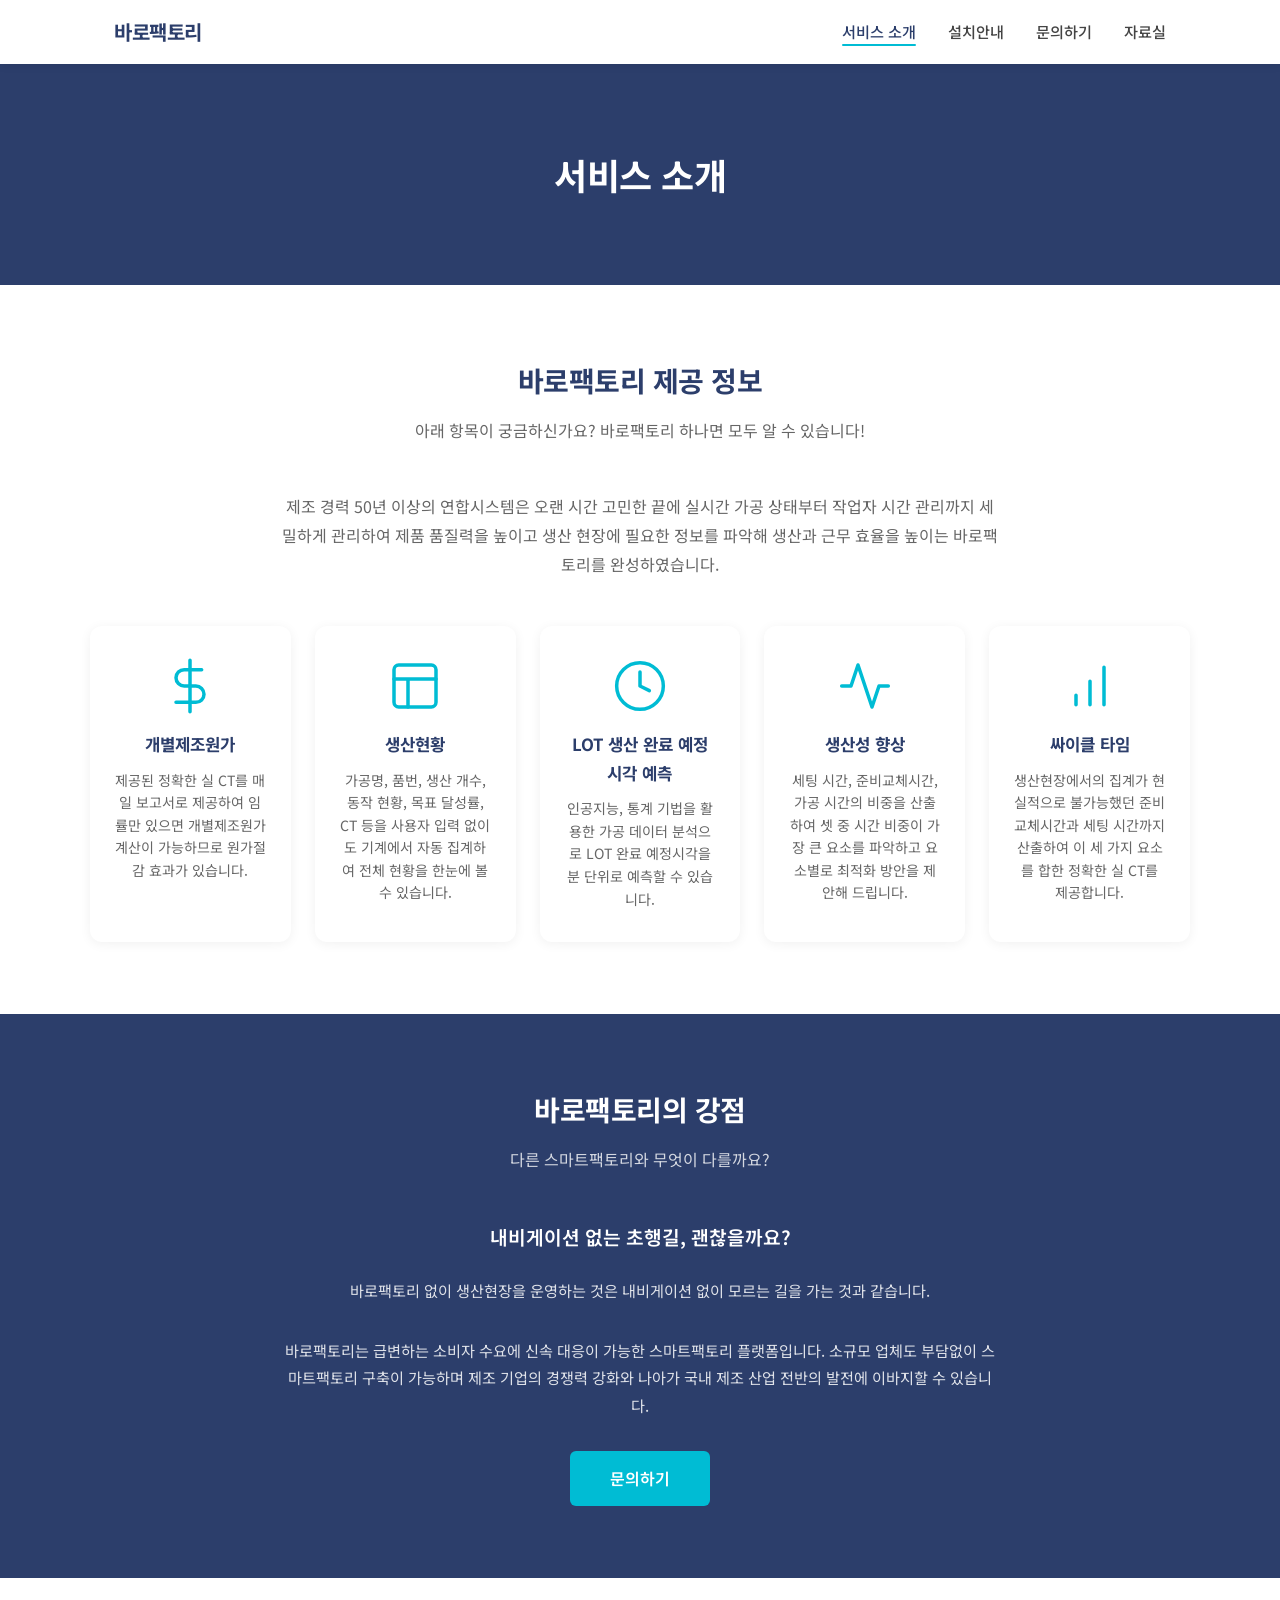
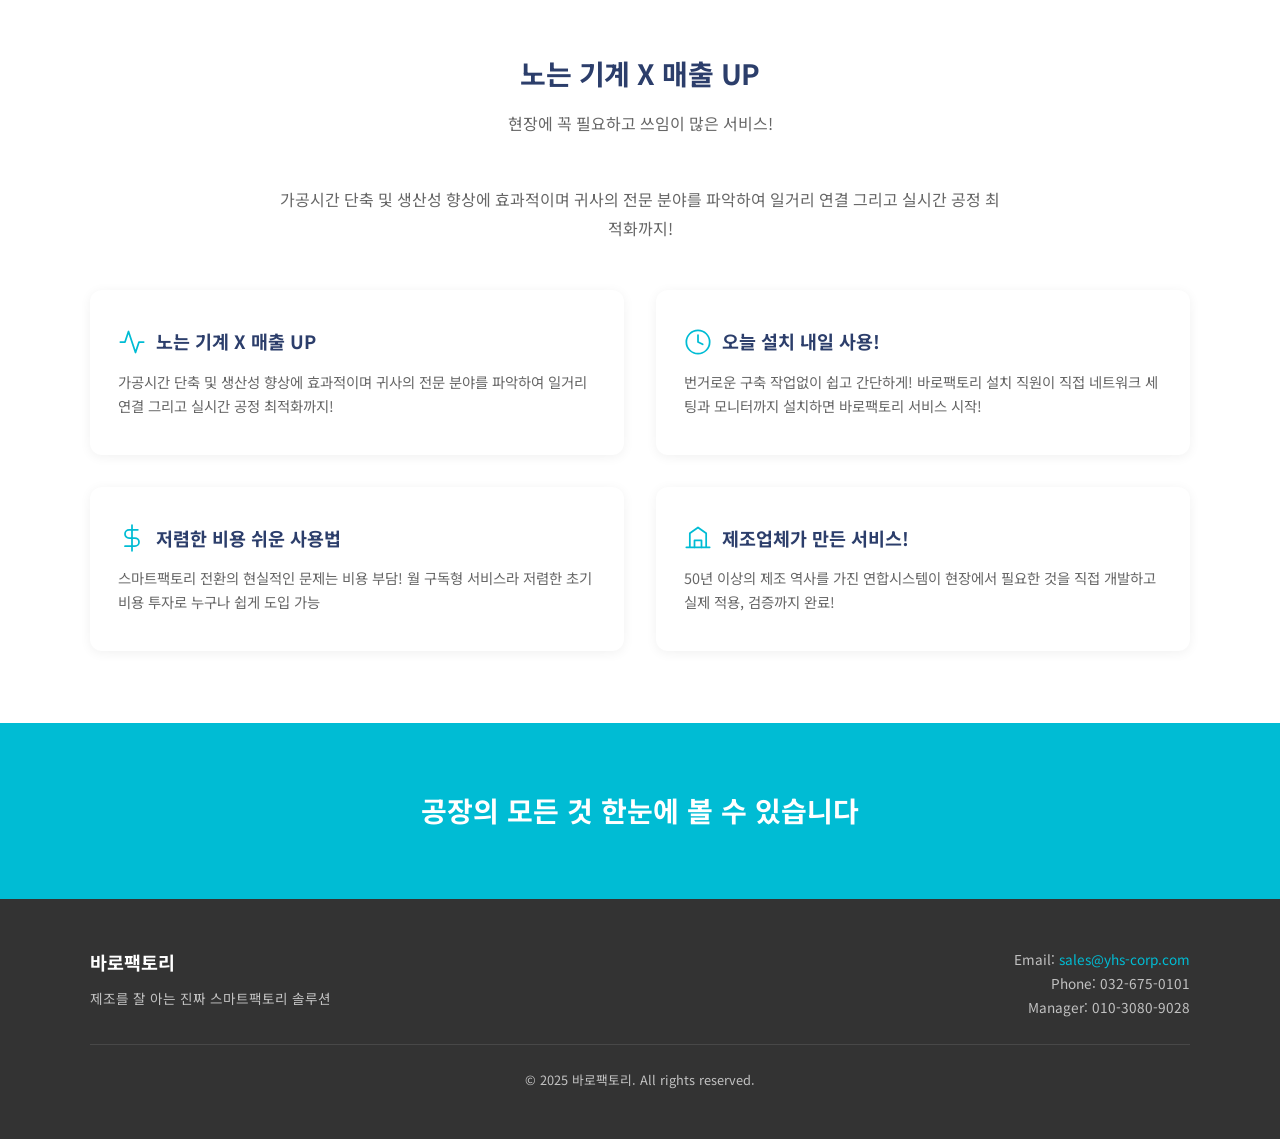
<file: index.html>
<!DOCTYPE html>
<html lang="ko">
<head>
  <meta charset="UTF-8">
  <meta name="viewport" content="width=device-width, initial-scale=1.0">
  <title>바로팩토리 - 서비스 소개</title>
  <link rel="preconnect" href="https://fonts.googleapis.com">
  <link rel="preconnect" href="https://fonts.gstatic.com" crossorigin>
  <link href="https://fonts.googleapis.com/css2?family=Noto+Sans+KR:wght@400;500;600;700&display=swap" rel="stylesheet">
  <link rel="stylesheet" href="css/style.css">
</head>
<body>

  <!-- Navigation -->
  <nav class="nav">
    <div class="nav-inner">
      <a href="index.html" class="nav-logo">바로팩토리</a>
      <button class="nav-toggle" onclick="document.querySelector('.nav-links').classList.toggle('open')" aria-label="메뉴">
        <span></span><span></span><span></span>
      </button>
      <ul class="nav-links">
        <li><a href="index.html" class="active">서비스 소개</a></li>
        <li><a href="installation.html">설치안내</a></li>
        <li><a href="contact.html">문의하기</a></li>
        <li><a href="resources.html">자료실</a></li>
      </ul>
    </div>
  </nav>

  <!-- Hero -->
  <section class="hero">
    <h1>서비스 소개</h1>
  </section>

  <!-- Section 1: 바로팩토리 제공 정보 -->
  <section class="section">
    <div class="container">
      <h2 class="section-title">바로팩토리 제공 정보</h2>
      <p class="section-subtitle">아래 항목이 궁금하신가요? 바로팩토리 하나면 모두 알 수 있습니다!</p>
      <p class="intro-text">제조 경력 50년 이상의 연합시스템은 오랜 시간 고민한 끝에 실시간 가공 상태부터 작업자 시간 관리까지 세밀하게 관리하여 제품 품질력을 높이고 생산 현장에 필요한 정보를 파악해 생산과 근무 효율을 높이는 바로팩토리를 완성하였습니다.</p>

      <div class="feature-cards">
        <!-- Card 1 -->
        <div class="feature-card">
          <div class="feature-icon">
            <svg viewBox="0 0 24 24" fill="none" stroke="currentColor" stroke-width="1.5" stroke-linecap="round" stroke-linejoin="round">
              <path d="M12 1v22M17 5H9.5a3.5 3.5 0 0 0 0 7h5a3.5 3.5 0 0 1 0 7H6"/>
            </svg>
          </div>
          <h3>개별제조원가</h3>
          <p>제공된 정확한 실 CT를 매일 보고서로 제공하여 임률만 있으면 개별제조원가 계산이 가능하므로 원가절감 효과가 있습니다.</p>
        </div>
        <!-- Card 2 -->
        <div class="feature-card">
          <div class="feature-icon">
            <svg viewBox="0 0 24 24" fill="none" stroke="currentColor" stroke-width="1.5" stroke-linecap="round" stroke-linejoin="round">
              <rect x="3" y="3" width="18" height="18" rx="2"/><path d="M3 9h18M9 21V9"/>
            </svg>
          </div>
          <h3>생산현황</h3>
          <p>가공명, 품번, 생산 개수, 동작 현황, 목표 달성률, CT 등을 사용자 입력 없이도 기계에서 자동 집계하여 전체 현황을 한눈에 볼 수 있습니다.</p>
        </div>
        <!-- Card 3 -->
        <div class="feature-card">
          <div class="feature-icon">
            <svg viewBox="0 0 24 24" fill="none" stroke="currentColor" stroke-width="1.5" stroke-linecap="round" stroke-linejoin="round">
              <circle cx="12" cy="12" r="10"/><polyline points="12 6 12 12 16 14"/>
            </svg>
          </div>
          <h3>LOT 생산 완료 예정 시각 예측</h3>
          <p>인공지능, 통계 기법을 활용한 가공 데이터 분석으로 LOT 완료 예정시각을 분 단위로 예측할 수 있습니다.</p>
        </div>
        <!-- Card 4 -->
        <div class="feature-card">
          <div class="feature-icon">
            <svg viewBox="0 0 24 24" fill="none" stroke="currentColor" stroke-width="1.5" stroke-linecap="round" stroke-linejoin="round">
              <polyline points="22 12 18 12 15 21 9 3 6 12 2 12"/>
            </svg>
          </div>
          <h3>생산성 향상</h3>
          <p>세팅 시간, 준비교체시간, 가공 시간의 비중을 산출하여 셋 중 시간 비중이 가장 큰 요소를 파악하고 요소별로 최적화 방안을 제안해 드립니다.</p>
        </div>
        <!-- Card 5 -->
        <div class="feature-card">
          <div class="feature-icon">
            <svg viewBox="0 0 24 24" fill="none" stroke="currentColor" stroke-width="1.5" stroke-linecap="round" stroke-linejoin="round">
              <path d="M12 20V10M18 20V4M6 20v-4"/>
            </svg>
          </div>
          <h3>싸이클 타임</h3>
          <p>생산현장에서의 집계가 현실적으로 불가능했던 준비교체시간과 세팅 시간까지 산출하여 이 세 가지 요소를 합한 정확한 실 CT를 제공합니다.</p>
        </div>
      </div>
    </div>
  </section>

  <!-- Section 2: 바로팩토리의 강점 -->
  <section class="section section--navy">
    <div class="container">
      <h2 class="section-title">바로팩토리의 강점</h2>
      <p class="section-subtitle">다른 스마트팩토리와 무엇이 다를까요?</p>
      <div class="strength-block">
        <p class="tagline">내비게이션 없는 초행길, 괜찮을까요?</p>
        <p class="desc">바로팩토리 없이 생산현장을 운영하는 것은 내비게이션 없이 모르는 길을 가는 것과 같습니다.</p>
        <p class="desc">바로팩토리는 급변하는 소비자 수요에 신속 대응이 가능한 스마트팩토리 플랫폼입니다. 소규모 업체도 부담없이 스마트팩토리 구축이 가능하며 제조 기업의 경쟁력 강화와 나아가 국내 제조 산업 전반의 발전에 이바지할 수 있습니다.</p>
        <a href="contact.html" class="btn btn--cyan">문의하기</a>
      </div>
    </div>
  </section>

  <!-- Section 3: 노는 기계 X 매출 UP -->
  <section class="section">
    <div class="container">
      <h2 class="section-title">노는 기계 X 매출 UP</h2>
      <p class="section-subtitle">현장에 꼭 필요하고 쓰임이 많은 서비스!</p>
      <p class="intro-text">가공시간 단축 및 생산성 향상에 효과적이며 귀사의 전문 분야를 파악하여 일거리 연결 그리고 실시간 공정 최적화까지!</p>

      <div class="grid-4">
        <div class="grid-item">
          <h3>
            <span class="icon-sm"><svg viewBox="0 0 24 24" fill="none" stroke="currentColor" stroke-width="1.5" stroke-linecap="round" stroke-linejoin="round"><path d="M22 12h-4l-3 9L9 3l-3 9H2"/></svg></span>
            노는 기계 X 매출 UP
          </h3>
          <p>가공시간 단축 및 생산성 향상에 효과적이며 귀사의 전문 분야를 파악하여 일거리 연결 그리고 실시간 공정 최적화까지!</p>
        </div>
        <div class="grid-item">
          <h3>
            <span class="icon-sm"><svg viewBox="0 0 24 24" fill="none" stroke="currentColor" stroke-width="1.5" stroke-linecap="round" stroke-linejoin="round"><circle cx="12" cy="12" r="10"/><polyline points="12 6 12 12 16 14"/></svg></span>
            오늘 설치 내일 사용!
          </h3>
          <p>번거로운 구축 작업없이 쉽고 간단하게! 바로팩토리 설치 직원이 직접 네트워크 세팅과 모니터까지 설치하면 바로팩토리 서비스 시작!</p>
        </div>
        <div class="grid-item">
          <h3>
            <span class="icon-sm"><svg viewBox="0 0 24 24" fill="none" stroke="currentColor" stroke-width="1.5" stroke-linecap="round" stroke-linejoin="round"><path d="M12 1v22M17 5H9.5a3.5 3.5 0 0 0 0 7h5a3.5 3.5 0 0 1 0 7H6"/></svg></span>
            저렴한 비용 쉬운 사용법
          </h3>
          <p>스마트팩토리 전환의 현실적인 문제는 비용 부담! 월 구독형 서비스라 저렴한 초기 비용 투자로 누구나 쉽게 도입 가능</p>
        </div>
        <div class="grid-item">
          <h3>
            <span class="icon-sm"><svg viewBox="0 0 24 24" fill="none" stroke="currentColor" stroke-width="1.5" stroke-linecap="round" stroke-linejoin="round"><path d="M2 20h20M5 20V8l7-5 7 5v12"/><path d="M9 20v-6h6v6"/></svg></span>
            제조업체가 만든 서비스!
          </h3>
          <p>50년 이상의 제조 역사를 가진 연합시스템이 현장에서 필요한 것을 직접 개발하고 실제 적용, 검증까지 완료!</p>
        </div>
      </div>
    </div>
  </section>

  <!-- Section 4: Banner -->
  <section class="section section--cyan banner">
    <div class="container">
      <h2>공장의 모든 것 한눈에 볼 수 있습니다</h2>
    </div>
  </section>

  <!-- Footer -->
  <footer class="footer">
    <div class="footer-inner">
      <div>
        <div class="footer-brand">바로팩토리</div>
        <div class="footer-info">
          제조를 잘 아는 진짜 스마트팩토리 솔루션
        </div>
      </div>
      <div class="footer-contact">
        Email: <a href="mailto:sales@yhs-corp.com">sales@yhs-corp.com</a><br>
        Phone: 032-675-0101<br>
        Manager: 010-3080-9028
      </div>
    </div>
    <div class="footer-bottom">
      &copy; 2025 바로팩토리. All rights reserved.
    </div>
  </footer>

</body>
</html>
</file>
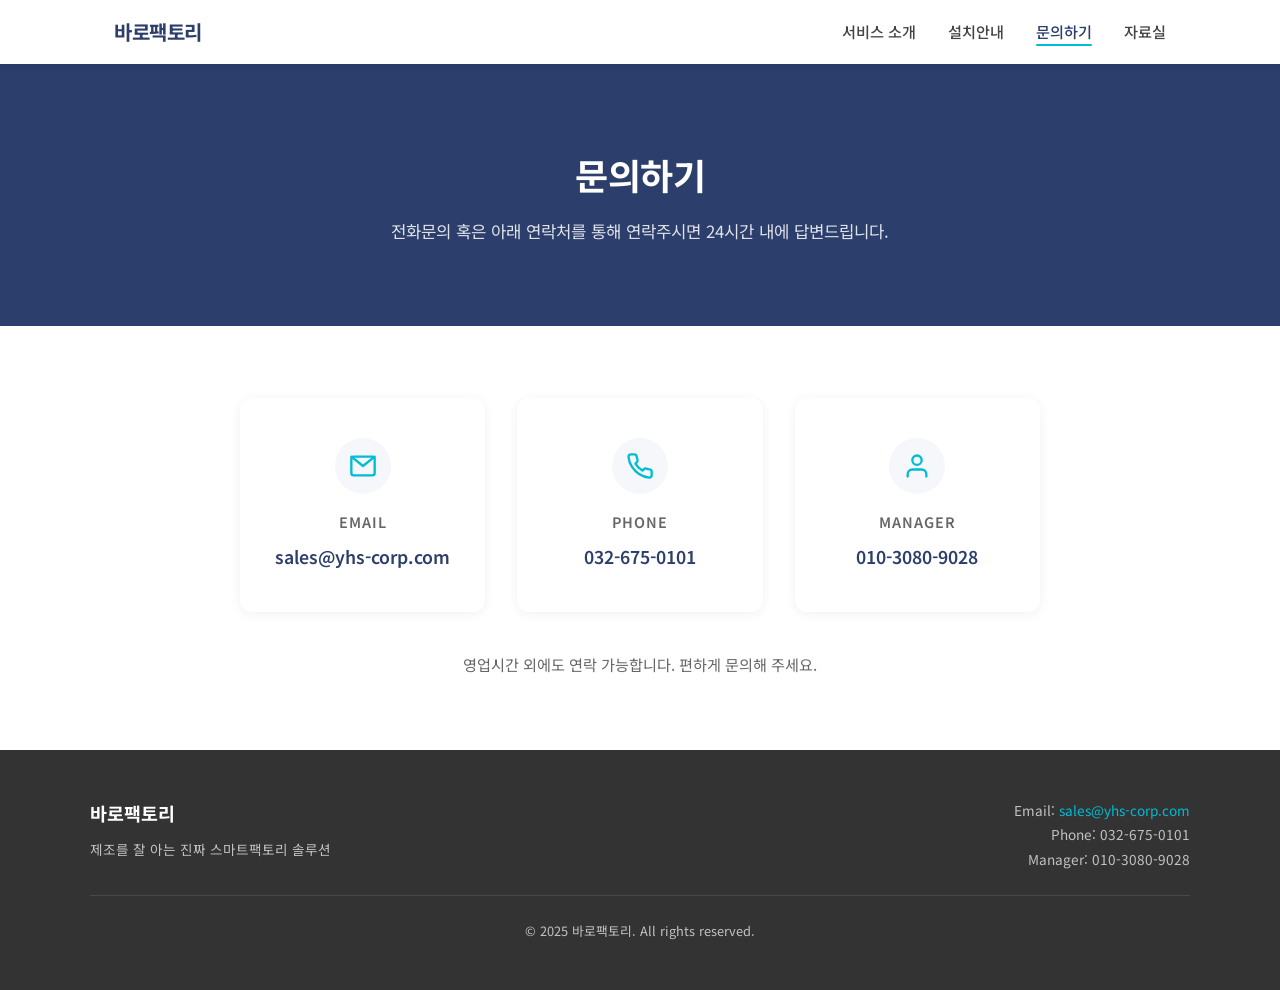
<file: contact.html>
<!DOCTYPE html>
<html lang="ko">
<head>
  <meta charset="UTF-8">
  <meta name="viewport" content="width=device-width, initial-scale=1.0">
  <title>바로팩토리 - 문의하기</title>
  <link rel="preconnect" href="https://fonts.googleapis.com">
  <link rel="preconnect" href="https://fonts.gstatic.com" crossorigin>
  <link href="https://fonts.googleapis.com/css2?family=Noto+Sans+KR:wght@400;500;600;700&display=swap" rel="stylesheet">
  <link rel="stylesheet" href="css/style.css">
</head>
<body>

  <!-- Navigation -->
  <nav class="nav">
    <div class="nav-inner">
      <a href="index.html" class="nav-logo">바로팩토리</a>
      <button class="nav-toggle" onclick="document.querySelector('.nav-links').classList.toggle('open')" aria-label="메뉴">
        <span></span><span></span><span></span>
      </button>
      <ul class="nav-links">
        <li><a href="index.html">서비스 소개</a></li>
        <li><a href="installation.html">설치안내</a></li>
        <li><a href="contact.html" class="active">문의하기</a></li>
        <li><a href="resources.html">자료실</a></li>
      </ul>
    </div>
  </nav>

  <!-- Hero -->
  <section class="hero">
    <h1>문의하기</h1>
    <p>전화문의 혹은 아래 연락처를 통해 연락주시면 24시간 내에 답변드립니다.</p>
  </section>

  <!-- Contact Cards -->
  <section class="section">
    <div class="container">
      <div class="contact-cards">
        <!-- Email -->
        <div class="contact-card">
          <div class="contact-icon">
            <svg viewBox="0 0 24 24" fill="none" stroke="currentColor" stroke-width="2" stroke-linecap="round" stroke-linejoin="round">
              <rect x="2" y="4" width="20" height="16" rx="2"/><path d="M22 4l-10 8L2 4"/>
            </svg>
          </div>
          <h3>Email</h3>
          <p><a href="mailto:sales@yhs-corp.com">sales@yhs-corp.com</a></p>
        </div>
        <!-- Phone -->
        <div class="contact-card">
          <div class="contact-icon">
            <svg viewBox="0 0 24 24" fill="none" stroke="currentColor" stroke-width="2" stroke-linecap="round" stroke-linejoin="round">
              <path d="M22 16.92v3a2 2 0 0 1-2.18 2 19.79 19.79 0 0 1-8.63-3.07 19.5 19.5 0 0 1-6-6 19.79 19.79 0 0 1-3.07-8.67A2 2 0 0 1 4.11 2h3a2 2 0 0 1 2 1.72 12.84 12.84 0 0 0 .7 2.81 2 2 0 0 1-.45 2.11L8.09 9.91a16 16 0 0 0 6 6l1.27-1.27a2 2 0 0 1 2.11-.45 12.84 12.84 0 0 0 2.81.7A2 2 0 0 1 22 16.92z"/>
            </svg>
          </div>
          <h3>Phone</h3>
          <p>032-675-0101</p>
        </div>
        <!-- Manager -->
        <div class="contact-card">
          <div class="contact-icon">
            <svg viewBox="0 0 24 24" fill="none" stroke="currentColor" stroke-width="2" stroke-linecap="round" stroke-linejoin="round">
              <path d="M20 21v-2a4 4 0 0 0-4-4H8a4 4 0 0 0-4 4v2"/><circle cx="12" cy="7" r="4"/>
            </svg>
          </div>
          <h3>Manager</h3>
          <p>010-3080-9028</p>
        </div>
      </div>
      <p class="contact-note">영업시간 외에도 연락 가능합니다. 편하게 문의해 주세요.</p>
    </div>
  </section>

  <!-- Footer -->
  <footer class="footer">
    <div class="footer-inner">
      <div>
        <div class="footer-brand">바로팩토리</div>
        <div class="footer-info">
          제조를 잘 아는 진짜 스마트팩토리 솔루션
        </div>
      </div>
      <div class="footer-contact">
        Email: <a href="mailto:sales@yhs-corp.com">sales@yhs-corp.com</a><br>
        Phone: 032-675-0101<br>
        Manager: 010-3080-9028
      </div>
    </div>
    <div class="footer-bottom">
      &copy; 2025 바로팩토리. All rights reserved.
    </div>
  </footer>

</body>
</html>
</file>
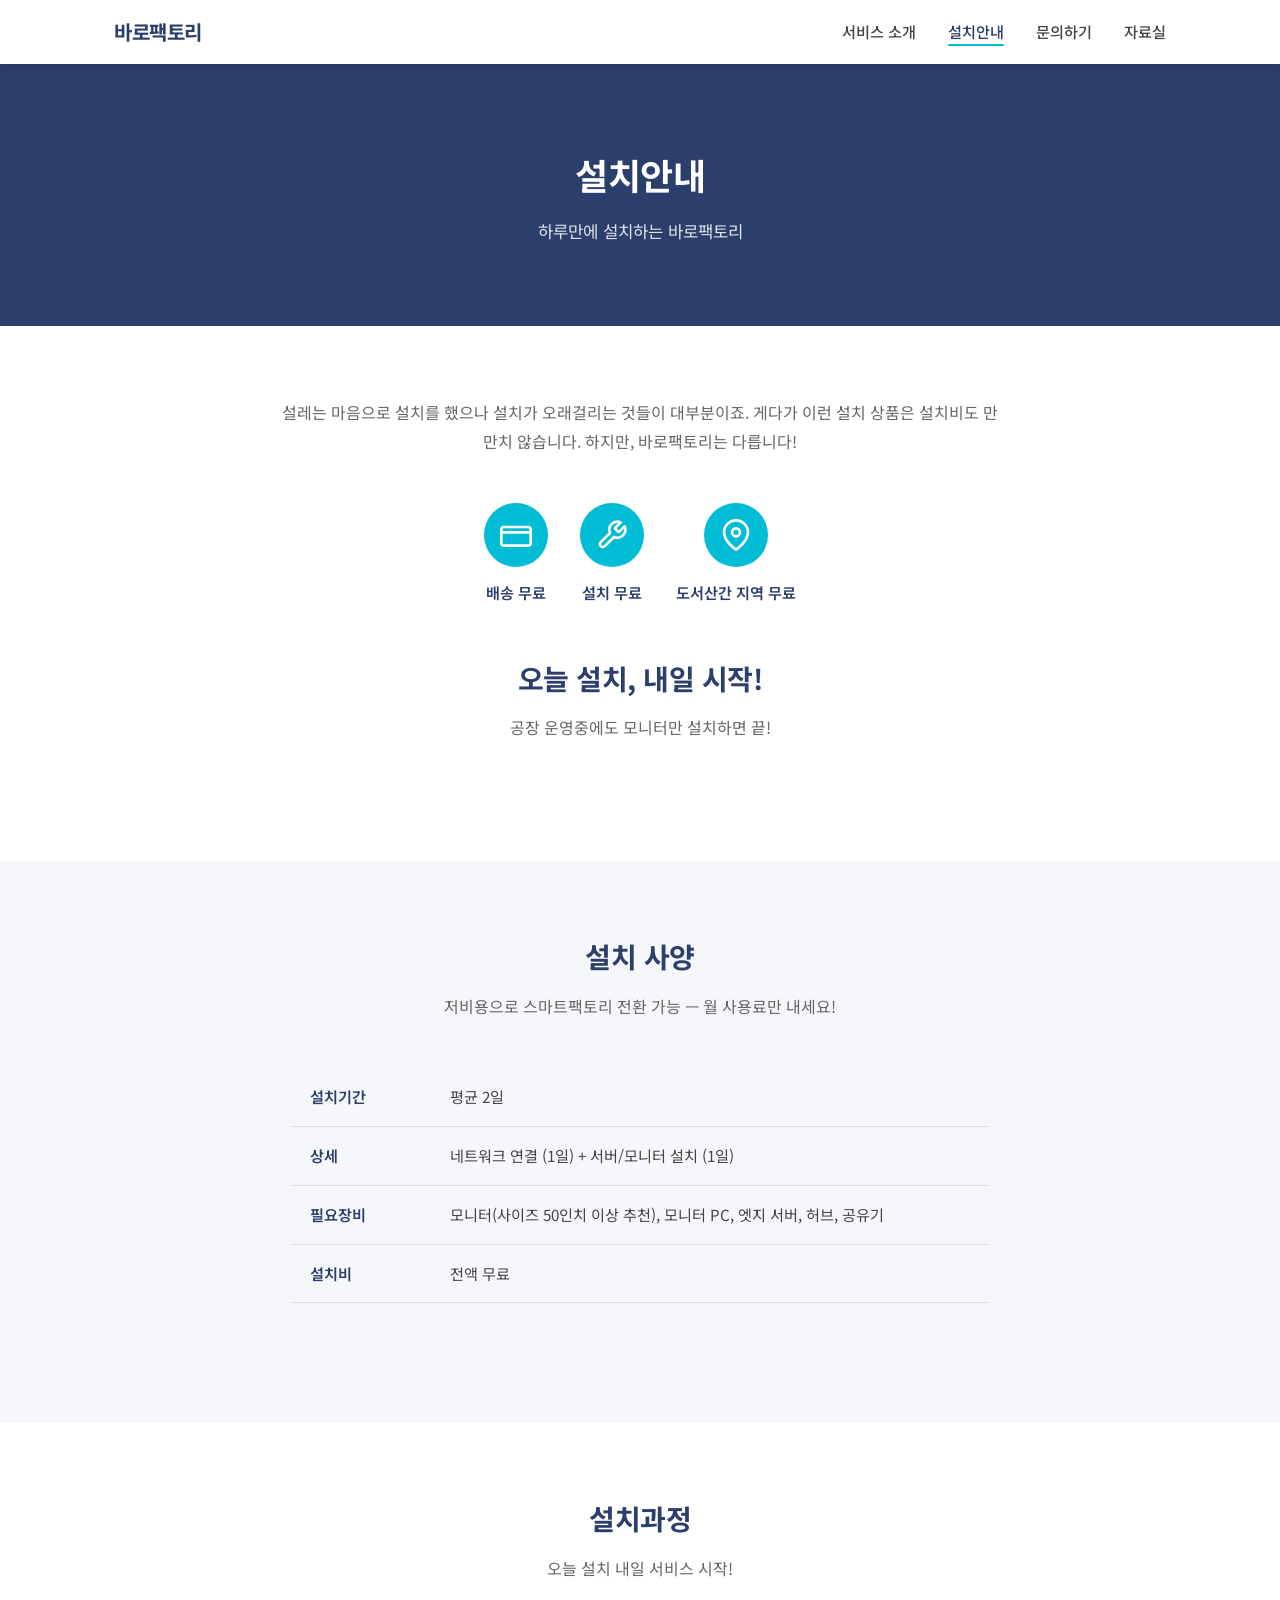
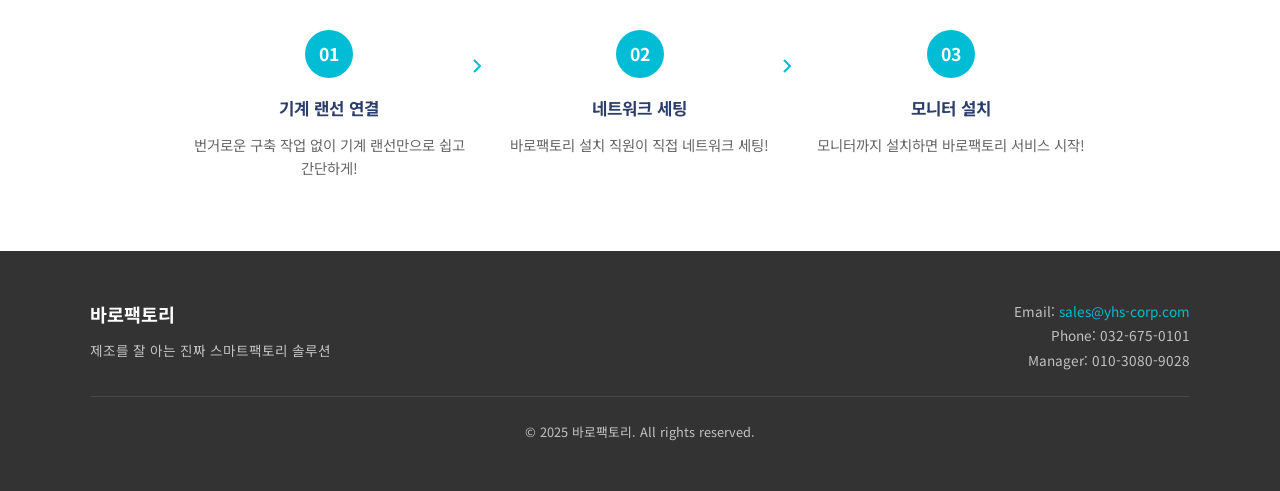
<file: installation.html>
<!DOCTYPE html>
<html lang="ko">
<head>
  <meta charset="UTF-8">
  <meta name="viewport" content="width=device-width, initial-scale=1.0">
  <title>바로팩토리 - 설치안내</title>
  <link rel="preconnect" href="https://fonts.googleapis.com">
  <link rel="preconnect" href="https://fonts.gstatic.com" crossorigin>
  <link href="https://fonts.googleapis.com/css2?family=Noto+Sans+KR:wght@400;500;600;700&display=swap" rel="stylesheet">
  <link rel="stylesheet" href="css/style.css">
</head>
<body>

  <!-- Navigation -->
  <nav class="nav">
    <div class="nav-inner">
      <a href="index.html" class="nav-logo">바로팩토리</a>
      <button class="nav-toggle" onclick="document.querySelector('.nav-links').classList.toggle('open')" aria-label="메뉴">
        <span></span><span></span><span></span>
      </button>
      <ul class="nav-links">
        <li><a href="index.html">서비스 소개</a></li>
        <li><a href="installation.html" class="active">설치안내</a></li>
        <li><a href="contact.html">문의하기</a></li>
        <li><a href="resources.html">자료실</a></li>
      </ul>
    </div>
  </nav>

  <!-- Hero -->
  <section class="hero">
    <h1>설치안내</h1>
    <p>하루만에 설치하는 바로팩토리</p>
  </section>

  <!-- Intro -->
  <section class="section">
    <div class="container">
      <p class="intro-text">설레는 마음으로 설치를 했으나 설치가 오래걸리는 것들이 대부분이죠. 게다가 이런 설치 상품은 설치비도 만만치 않습니다. 하지만, 바로팩토리는 다릅니다!</p>

      <!-- Free Benefits -->
      <div class="benefits">
        <div class="benefit-item">
          <div class="benefit-icon">
            <svg viewBox="0 0 24 24" fill="none" stroke="currentColor" stroke-width="2" stroke-linecap="round" stroke-linejoin="round"><rect x="1" y="6" width="22" height="14" rx="2"/><path d="M1 10h22"/></svg>
          </div>
          <span>배송 무료</span>
        </div>
        <div class="benefit-item">
          <div class="benefit-icon">
            <svg viewBox="0 0 24 24" fill="none" stroke="currentColor" stroke-width="2" stroke-linecap="round" stroke-linejoin="round"><path d="M14.7 6.3a1 1 0 0 0 0 1.4l1.6 1.6a1 1 0 0 0 1.4 0l3.77-3.77a6 6 0 0 1-7.94 7.94l-6.91 6.91a2.12 2.12 0 0 1-3-3l6.91-6.91a6 6 0 0 1 7.94-7.94l-3.76 3.76z"/></svg>
          </div>
          <span>설치 무료</span>
        </div>
        <div class="benefit-item">
          <div class="benefit-icon">
            <svg viewBox="0 0 24 24" fill="none" stroke="currentColor" stroke-width="2" stroke-linecap="round" stroke-linejoin="round"><path d="M21 10c0 7-9 13-9 13s-9-6-9-13a9 9 0 0 1 18 0z"/><circle cx="12" cy="10" r="3"/></svg>
          </div>
          <span>도서산간 지역 무료</span>
        </div>
      </div>

      <h2 class="section-title">오늘 설치, 내일 시작!</h2>
      <p class="section-subtitle">공장 운영중에도 모니터만 설치하면 끝!</p>
    </div>
  </section>

  <!-- Specs -->
  <section class="section section--gray">
    <div class="container">
      <h2 class="section-title">설치 사양</h2>
      <p class="section-subtitle">저비용으로 스마트팩토리 전환 가능 — 월 사용료만 내세요!</p>

      <table class="specs-table">
        <tr>
          <th>설치기간</th>
          <td>평균 2일</td>
        </tr>
        <tr>
          <th>상세</th>
          <td>네트워크 연결 (1일) + 서버/모니터 설치 (1일)</td>
        </tr>
        <tr>
          <th>필요장비</th>
          <td>모니터(사이즈 50인치 이상 추천), 모니터 PC, 엣지 서버, 허브, 공유기</td>
        </tr>
        <tr>
          <th>설치비</th>
          <td>전액 무료</td>
        </tr>
      </table>
    </div>
  </section>

  <!-- Installation Steps -->
  <section class="section">
    <div class="container">
      <h2 class="section-title">설치과정</h2>
      <p class="section-subtitle">오늘 설치 내일 서비스 시작!</p>

      <div class="steps">
        <div class="step">
          <div class="step-number">01</div>
          <h3>기계 랜선 연결</h3>
          <p>번거로운 구축 작업 없이 기계 랜선만으로 쉽고 간단하게!</p>
          <span class="step-arrow">
            <svg width="24" height="24" viewBox="0 0 24 24" fill="none" stroke="currentColor" stroke-width="2"><polyline points="9 18 15 12 9 6"/></svg>
          </span>
        </div>
        <div class="step">
          <div class="step-number">02</div>
          <h3>네트워크 세팅</h3>
          <p>바로팩토리 설치 직원이 직접 네트워크 세팅!</p>
          <span class="step-arrow">
            <svg width="24" height="24" viewBox="0 0 24 24" fill="none" stroke="currentColor" stroke-width="2"><polyline points="9 18 15 12 9 6"/></svg>
          </span>
        </div>
        <div class="step">
          <div class="step-number">03</div>
          <h3>모니터 설치</h3>
          <p>모니터까지 설치하면 바로팩토리 서비스 시작!</p>
        </div>
      </div>
    </div>
  </section>

  <!-- Footer -->
  <footer class="footer">
    <div class="footer-inner">
      <div>
        <div class="footer-brand">바로팩토리</div>
        <div class="footer-info">
          제조를 잘 아는 진짜 스마트팩토리 솔루션
        </div>
      </div>
      <div class="footer-contact">
        Email: <a href="mailto:sales@yhs-corp.com">sales@yhs-corp.com</a><br>
        Phone: 032-675-0101<br>
        Manager: 010-3080-9028
      </div>
    </div>
    <div class="footer-bottom">
      &copy; 2025 바로팩토리. All rights reserved.
    </div>
  </footer>

</body>
</html>
</file>
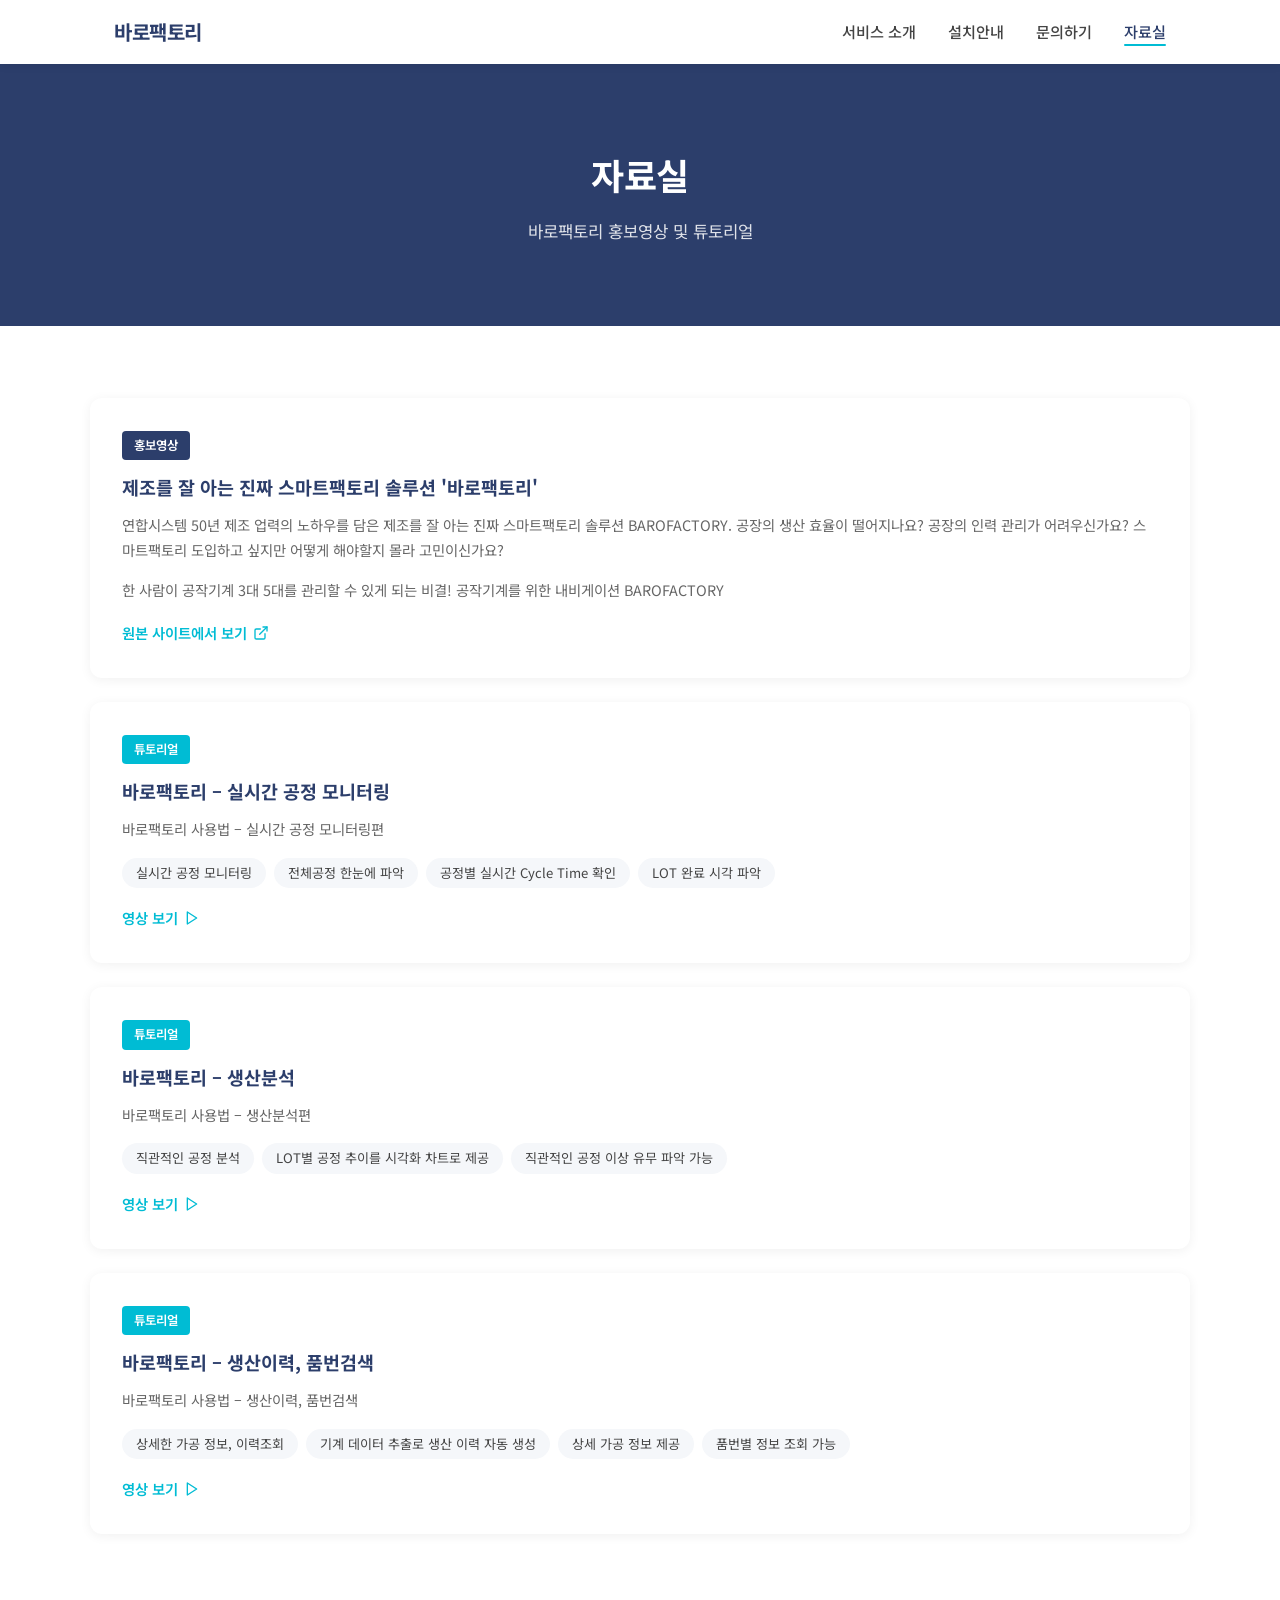
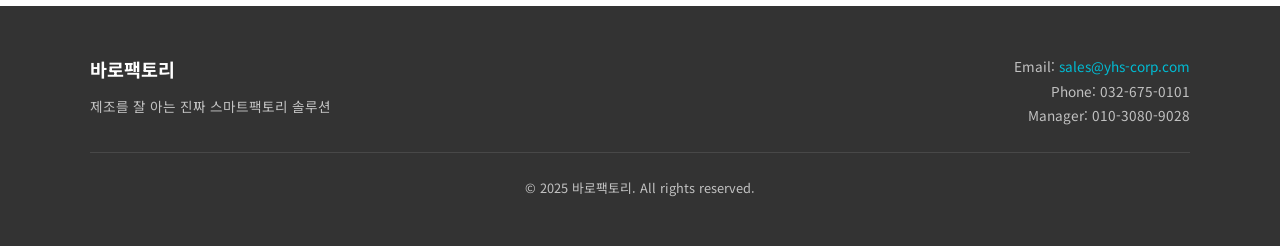
<file: resources.html>
<!DOCTYPE html>
<html lang="ko">
<head>
  <meta charset="UTF-8">
  <meta name="viewport" content="width=device-width, initial-scale=1.0">
  <title>바로팩토리 - 자료실</title>
  <link rel="preconnect" href="https://fonts.googleapis.com">
  <link rel="preconnect" href="https://fonts.gstatic.com" crossorigin>
  <link href="https://fonts.googleapis.com/css2?family=Noto+Sans+KR:wght@400;500;600;700&display=swap" rel="stylesheet">
  <link rel="stylesheet" href="css/style.css">
</head>
<body>

  <!-- Navigation -->
  <nav class="nav">
    <div class="nav-inner">
      <a href="index.html" class="nav-logo">바로팩토리</a>
      <button class="nav-toggle" onclick="document.querySelector('.nav-links').classList.toggle('open')" aria-label="메뉴">
        <span></span><span></span><span></span>
      </button>
      <ul class="nav-links">
        <li><a href="index.html">서비스 소개</a></li>
        <li><a href="installation.html">설치안내</a></li>
        <li><a href="contact.html">문의하기</a></li>
        <li><a href="resources.html" class="active">자료실</a></li>
      </ul>
    </div>
  </nav>

  <!-- Hero -->
  <section class="hero">
    <h1>자료실</h1>
    <p>바로팩토리 홍보영상 및 튜토리얼</p>
  </section>

  <!-- Resource List -->
  <section class="section">
    <div class="container">
      <div class="resource-list">

        <!-- Promotional Video -->
        <div class="resource-item">
          <span class="resource-tag resource-tag--promo">홍보영상</span>
          <h3>제조를 잘 아는 진짜 스마트팩토리 솔루션 '바로팩토리'</h3>
          <p>연합시스템 50년 제조 업력의 노하우를 담은 제조를 잘 아는 진짜 스마트팩토리 솔루션 BAROFACTORY. 공장의 생산 효율이 떨어지나요? 공장의 인력 관리가 어려우신가요? 스마트팩토리 도입하고 싶지만 어떻게 해야할지 몰라 고민이신가요?</p>
          <p>한 사람이 공작기계 3대 5대를 관리할 수 있게 되는 비결! 공작기계를 위한 내비게이션 BAROFACTORY</p>
          <a href="https://barofactory.kr/%ec%9e%90%eb%a3%8c%ec%8b%a4/" class="resource-link" target="_blank" rel="noopener">
            원본 사이트에서 보기
            <svg viewBox="0 0 24 24" fill="none" stroke="currentColor" stroke-width="2" stroke-linecap="round" stroke-linejoin="round"><path d="M18 13v6a2 2 0 0 1-2 2H5a2 2 0 0 1-2-2V8a2 2 0 0 1 2-2h6"/><polyline points="15 3 21 3 21 9"/><line x1="10" y1="14" x2="21" y2="3"/></svg>
          </a>
        </div>

        <!-- Tutorial 1 -->
        <div class="resource-item">
          <span class="resource-tag resource-tag--tutorial">튜토리얼</span>
          <h3>바로팩토리 – 실시간 공정 모니터링</h3>
          <p>바로팩토리 사용법 – 실시간 공정 모니터링편</p>
          <ul class="resource-features">
            <li>실시간 공정 모니터링</li>
            <li>전체공정 한눈에 파악</li>
            <li>공정별 실시간 Cycle Time 확인</li>
            <li>LOT 완료 시각 파악</li>
          </ul>
          <a href="https://barofactory.kr/wp-content/uploads/2025/03/%EC%8B%A4%EC%8B%9C%EA%B0%84-%EA%B3%B5%EC%A0%95-%EB%AA%A8%EB%8B%88%ED%84%B0%EB%A7%81.mov" class="resource-link" target="_blank" rel="noopener">
            영상 보기
            <svg viewBox="0 0 24 24" fill="none" stroke="currentColor" stroke-width="2" stroke-linecap="round" stroke-linejoin="round"><polygon points="5 3 19 12 5 21 5 3"/></svg>
          </a>
        </div>

        <!-- Tutorial 2 -->
        <div class="resource-item">
          <span class="resource-tag resource-tag--tutorial">튜토리얼</span>
          <h3>바로팩토리 – 생산분석</h3>
          <p>바로팩토리 사용법 – 생산분석편</p>
          <ul class="resource-features">
            <li>직관적인 공정 분석</li>
            <li>LOT별 공정 추이를 시각화 차트로 제공</li>
            <li>직관적인 공정 이상 유무 파악 가능</li>
          </ul>
          <a href="https://barofactory.kr/wp-content/uploads/2025/03/%EC%83%9D%EC%82%B0%EB%B6%84%EC%84%9D.mov" class="resource-link" target="_blank" rel="noopener">
            영상 보기
            <svg viewBox="0 0 24 24" fill="none" stroke="currentColor" stroke-width="2" stroke-linecap="round" stroke-linejoin="round"><polygon points="5 3 19 12 5 21 5 3"/></svg>
          </a>
        </div>

        <!-- Tutorial 3 -->
        <div class="resource-item">
          <span class="resource-tag resource-tag--tutorial">튜토리얼</span>
          <h3>바로팩토리 – 생산이력, 품번검색</h3>
          <p>바로팩토리 사용법 – 생산이력, 품번검색</p>
          <ul class="resource-features">
            <li>상세한 가공 정보, 이력조회</li>
            <li>기계 데이터 추출로 생산 이력 자동 생성</li>
            <li>상세 가공 정보 제공</li>
            <li>품번별 정보 조회 가능</li>
          </ul>
          <a href="https://barofactory.kr/wp-content/uploads/2025/03/%EC%83%9D%EC%82%B0%EC%9D%B4%EB%A0%A5-%ED%92%88%EB%B2%88%EC%A1%B0%ED%9A%8C.mov" class="resource-link" target="_blank" rel="noopener">
            영상 보기
            <svg viewBox="0 0 24 24" fill="none" stroke="currentColor" stroke-width="2" stroke-linecap="round" stroke-linejoin="round"><polygon points="5 3 19 12 5 21 5 3"/></svg>
          </a>
        </div>

      </div>
    </div>
  </section>

  <!-- Footer -->
  <footer class="footer">
    <div class="footer-inner">
      <div>
        <div class="footer-brand">바로팩토리</div>
        <div class="footer-info">
          제조를 잘 아는 진짜 스마트팩토리 솔루션
        </div>
      </div>
      <div class="footer-contact">
        Email: <a href="mailto:sales@yhs-corp.com">sales@yhs-corp.com</a><br>
        Phone: 032-675-0101<br>
        Manager: 010-3080-9028
      </div>
    </div>
    <div class="footer-bottom">
      &copy; 2025 바로팩토리. All rights reserved.
    </div>
  </footer>

</body>
</html>
</file>
<file: css/style.css>
/* ===== CSS Custom Properties ===== */
:root {
  --color-navy: #2c3e6b;
  --color-navy-dark: #1e2d4f;
  --color-cyan: #00bcd4;
  --color-cyan-dark: #0097a7;
  --color-dark: #333;
  --color-dark-footer: #2a2a2a;
  --color-white: #ffffff;
  --color-light-gray: #f5f7fa;
  --color-text: #444;
  --color-text-light: #666;
  --color-border: #e0e0e0;

  --font-family: 'Noto Sans KR', sans-serif;
  --max-width: 1100px;
  --nav-height: 64px;
}

/* ===== Reset & Base ===== */
*,
*::before,
*::after {
  margin: 0;
  padding: 0;
  box-sizing: border-box;
}

html {
  scroll-behavior: smooth;
}

body {
  font-family: var(--font-family);
  color: var(--color-text);
  line-height: 1.7;
  background: var(--color-white);
  -webkit-font-smoothing: antialiased;
}

a {
  color: inherit;
  text-decoration: none;
}

img {
  max-width: 100%;
  height: auto;
}

/* ===== Navigation ===== */
.nav {
  position: fixed;
  top: 0;
  left: 0;
  right: 0;
  height: var(--nav-height);
  background: var(--color-white);
  box-shadow: 0 2px 8px rgba(0, 0, 0, 0.08);
  z-index: 1000;
  display: flex;
  align-items: center;
}

.nav-inner {
  width: 100%;
  max-width: var(--max-width);
  margin: 0 auto;
  padding: 0 24px;
  display: flex;
  align-items: center;
  justify-content: space-between;
}

.nav-logo {
  font-size: 1.25rem;
  font-weight: 700;
  color: var(--color-navy);
  letter-spacing: -0.5px;
}

.nav-links {
  display: flex;
  gap: 32px;
  list-style: none;
}

.nav-links a {
  font-size: 0.95rem;
  font-weight: 500;
  color: var(--color-text);
  transition: color 0.2s;
  position: relative;
}

.nav-links a:hover,
.nav-links a.active {
  color: var(--color-navy);
}

.nav-links a.active::after {
  content: '';
  position: absolute;
  bottom: -4px;
  left: 0;
  right: 0;
  height: 2px;
  background: var(--color-cyan);
  border-radius: 1px;
}

/* Mobile menu toggle */
.nav-toggle {
  display: none;
  flex-direction: column;
  gap: 5px;
  background: none;
  border: none;
  cursor: pointer;
  padding: 4px;
}

.nav-toggle span {
  display: block;
  width: 24px;
  height: 2px;
  background: var(--color-dark);
  border-radius: 2px;
  transition: transform 0.3s, opacity 0.3s;
}

/* ===== Hero Section ===== */
.hero {
  margin-top: var(--nav-height);
  background: var(--color-navy);
  color: var(--color-white);
  text-align: center;
  padding: 80px 24px;
}

.hero h1 {
  font-size: 2.25rem;
  font-weight: 700;
  letter-spacing: -0.5px;
}

.hero p {
  margin-top: 12px;
  font-size: 1.05rem;
  opacity: 0.85;
}

/* ===== Section Containers ===== */
.section {
  padding: 72px 24px;
}

.section--gray {
  background: var(--color-light-gray);
}

.section--navy {
  background: var(--color-navy);
  color: var(--color-white);
}

.section--cyan {
  background: var(--color-cyan);
  color: var(--color-white);
}

.container {
  max-width: var(--max-width);
  margin: 0 auto;
}

/* ===== Section Headers ===== */
.section-title {
  font-size: 1.75rem;
  font-weight: 700;
  text-align: center;
  margin-bottom: 12px;
  color: var(--color-navy);
  letter-spacing: -0.5px;
}

.section--navy .section-title,
.section--cyan .section-title {
  color: var(--color-white);
}

.section-subtitle {
  text-align: center;
  color: var(--color-text-light);
  font-size: 1rem;
  margin-bottom: 48px;
}

.section--navy .section-subtitle {
  color: rgba(255, 255, 255, 0.8);
}

/* ===== Feature Cards (5-column grid) ===== */
.feature-cards {
  display: grid;
  grid-template-columns: repeat(auto-fit, minmax(200px, 1fr));
  gap: 24px;
}

.feature-card {
  background: var(--color-white);
  border-radius: 12px;
  padding: 32px 24px;
  text-align: center;
  box-shadow: 0 2px 12px rgba(0, 0, 0, 0.06);
  transition: transform 0.2s, box-shadow 0.2s;
}

.feature-card:hover {
  transform: translateY(-4px);
  box-shadow: 0 8px 24px rgba(0, 0, 0, 0.1);
}

.feature-icon {
  width: 56px;
  height: 56px;
  margin: 0 auto 16px;
  color: var(--color-cyan);
}

.feature-icon svg {
  width: 100%;
  height: 100%;
}

.feature-card h3 {
  font-size: 1.05rem;
  font-weight: 700;
  color: var(--color-navy);
  margin-bottom: 10px;
}

.feature-card p {
  font-size: 0.88rem;
  line-height: 1.6;
  color: var(--color-text-light);
}

/* ===== Strength Section ===== */
.strength-block {
  max-width: 720px;
  margin: 0 auto;
  text-align: center;
}

.strength-block .tagline {
  font-size: 1.2rem;
  font-weight: 600;
  color: var(--color-white);
  margin-bottom: 24px;
}

.strength-block .desc {
  font-size: 0.95rem;
  line-height: 1.8;
  color: rgba(255, 255, 255, 0.85);
  margin-bottom: 32px;
}

/* ===== CTA Button ===== */
.btn {
  display: inline-block;
  padding: 14px 40px;
  border-radius: 6px;
  font-size: 1rem;
  font-weight: 600;
  transition: background 0.2s, transform 0.2s;
  cursor: pointer;
  border: none;
}

.btn--cyan {
  background: var(--color-cyan);
  color: var(--color-white);
}

.btn--cyan:hover {
  background: var(--color-cyan-dark);
  transform: translateY(-1px);
}

.btn--white {
  background: var(--color-white);
  color: var(--color-navy);
}

.btn--white:hover {
  background: #f0f0f0;
}

/* ===== 4-Feature Grid ===== */
.grid-4 {
  display: grid;
  grid-template-columns: repeat(2, 1fr);
  gap: 32px;
}

.grid-item {
  background: var(--color-white);
  border-radius: 12px;
  padding: 36px 28px;
  box-shadow: 0 2px 12px rgba(0, 0, 0, 0.06);
}

.grid-item h3 {
  font-size: 1.15rem;
  font-weight: 700;
  color: var(--color-navy);
  margin-bottom: 12px;
  display: flex;
  align-items: center;
  gap: 10px;
}

.grid-item h3 .icon-sm {
  width: 28px;
  height: 28px;
  color: var(--color-cyan);
  flex-shrink: 0;
}

.grid-item p {
  font-size: 0.9rem;
  line-height: 1.7;
  color: var(--color-text-light);
}

/* ===== Banner Section ===== */
.banner {
  text-align: center;
  padding: 64px 24px;
}

.banner h2 {
  font-size: 1.75rem;
  font-weight: 700;
}

/* ===== Installation Page ===== */
.intro-text {
  max-width: 720px;
  margin: 0 auto 48px;
  text-align: center;
  font-size: 1rem;
  line-height: 1.8;
  color: var(--color-text-light);
}

/* Free benefits */
.benefits {
  display: flex;
  justify-content: center;
  gap: 32px;
  margin-bottom: 48px;
  flex-wrap: wrap;
}

.benefit-item {
  text-align: center;
}

.benefit-icon {
  width: 64px;
  height: 64px;
  margin: 0 auto 12px;
  background: var(--color-cyan);
  border-radius: 50%;
  display: flex;
  align-items: center;
  justify-content: center;
  color: var(--color-white);
}

.benefit-icon svg {
  width: 32px;
  height: 32px;
}

.benefit-item span {
  font-size: 0.95rem;
  font-weight: 600;
  color: var(--color-navy);
}

/* Specs table */
.specs-table {
  width: 100%;
  max-width: 700px;
  margin: 0 auto 48px;
  border-collapse: collapse;
}

.specs-table th,
.specs-table td {
  padding: 16px 20px;
  text-align: left;
  border-bottom: 1px solid var(--color-border);
  font-size: 0.95rem;
}

.specs-table th {
  width: 140px;
  font-weight: 600;
  color: var(--color-navy);
  background: var(--color-light-gray);
}

.specs-table td {
  color: var(--color-text);
}

/* Installation Steps */
.steps {
  display: grid;
  grid-template-columns: repeat(3, 1fr);
  gap: 32px;
  max-width: 900px;
  margin: 0 auto;
}

.step {
  text-align: center;
  position: relative;
}

.step-number {
  display: inline-flex;
  align-items: center;
  justify-content: center;
  width: 48px;
  height: 48px;
  background: var(--color-cyan);
  color: var(--color-white);
  border-radius: 50%;
  font-size: 1.1rem;
  font-weight: 700;
  margin-bottom: 16px;
}

.step h3 {
  font-size: 1.05rem;
  font-weight: 700;
  color: var(--color-navy);
  margin-bottom: 10px;
}

.step p {
  font-size: 0.9rem;
  color: var(--color-text-light);
  line-height: 1.6;
}

.step-arrow {
  position: absolute;
  top: 24px;
  right: -20px;
  color: var(--color-cyan);
}

/* ===== Contact Page ===== */
.contact-cards {
  display: grid;
  grid-template-columns: repeat(3, 1fr);
  gap: 32px;
  max-width: 800px;
  margin: 0 auto;
}

.contact-card {
  background: var(--color-white);
  border-radius: 12px;
  padding: 40px 28px;
  text-align: center;
  box-shadow: 0 2px 12px rgba(0, 0, 0, 0.06);
}

.contact-card .contact-icon {
  width: 56px;
  height: 56px;
  margin: 0 auto 16px;
  background: var(--color-light-gray);
  border-radius: 50%;
  display: flex;
  align-items: center;
  justify-content: center;
  color: var(--color-cyan);
}

.contact-card .contact-icon svg {
  width: 28px;
  height: 28px;
}

.contact-card h3 {
  font-size: 0.9rem;
  font-weight: 600;
  color: var(--color-text-light);
  text-transform: uppercase;
  letter-spacing: 1px;
  margin-bottom: 8px;
}

.contact-card p {
  font-size: 1.1rem;
  font-weight: 600;
  color: var(--color-navy);
}

.contact-note {
  text-align: center;
  margin-top: 40px;
  font-size: 0.95rem;
  color: var(--color-text-light);
}

/* ===== Resources Page ===== */
.resource-list {
  display: flex;
  flex-direction: column;
  gap: 24px;
}

.resource-item {
  background: var(--color-white);
  border-radius: 12px;
  padding: 32px;
  box-shadow: 0 2px 12px rgba(0, 0, 0, 0.06);
  transition: transform 0.2s, box-shadow 0.2s;
}

.resource-item:hover {
  transform: translateY(-2px);
  box-shadow: 0 6px 20px rgba(0, 0, 0, 0.1);
}

.resource-tag {
  display: inline-block;
  padding: 4px 12px;
  border-radius: 4px;
  font-size: 0.78rem;
  font-weight: 600;
  margin-bottom: 12px;
}

.resource-tag--promo {
  background: var(--color-navy);
  color: var(--color-white);
}

.resource-tag--tutorial {
  background: var(--color-cyan);
  color: var(--color-white);
}

.resource-item h3 {
  font-size: 1.15rem;
  font-weight: 700;
  color: var(--color-navy);
  margin-bottom: 10px;
}

.resource-item p {
  font-size: 0.9rem;
  color: var(--color-text-light);
  line-height: 1.7;
  margin-bottom: 16px;
}

.resource-features {
  list-style: none;
  display: flex;
  flex-wrap: wrap;
  gap: 8px;
  margin-bottom: 16px;
}

.resource-features li {
  padding: 4px 14px;
  background: var(--color-light-gray);
  border-radius: 20px;
  font-size: 0.82rem;
  color: var(--color-text);
}

.resource-link {
  display: inline-flex;
  align-items: center;
  gap: 6px;
  font-size: 0.9rem;
  font-weight: 600;
  color: var(--color-cyan);
  transition: color 0.2s;
}

.resource-link:hover {
  color: var(--color-cyan-dark);
}

.resource-link svg {
  width: 16px;
  height: 16px;
}

/* ===== Footer ===== */
.footer {
  background: var(--color-dark);
  color: rgba(255, 255, 255, 0.7);
  padding: 48px 24px;
}

.footer-inner {
  max-width: var(--max-width);
  margin: 0 auto;
  display: flex;
  justify-content: space-between;
  align-items: flex-start;
  gap: 32px;
}

.footer-brand {
  font-size: 1.15rem;
  font-weight: 700;
  color: var(--color-white);
  margin-bottom: 8px;
}

.footer-info {
  font-size: 0.85rem;
  line-height: 1.8;
}

.footer-contact {
  text-align: right;
  font-size: 0.85rem;
  line-height: 1.8;
}

.footer-contact a {
  color: var(--color-cyan);
}

.footer-bottom {
  max-width: var(--max-width);
  margin: 24px auto 0;
  padding-top: 24px;
  border-top: 1px solid rgba(255, 255, 255, 0.1);
  text-align: center;
  font-size: 0.8rem;
}

/* ===== Responsive ===== */
@media (max-width: 768px) {
  .nav-toggle {
    display: flex;
  }

  .nav-links {
    display: none;
    position: absolute;
    top: var(--nav-height);
    left: 0;
    right: 0;
    background: var(--color-white);
    flex-direction: column;
    padding: 16px 24px;
    gap: 16px;
    box-shadow: 0 4px 12px rgba(0, 0, 0, 0.08);
  }

  .nav-links.open {
    display: flex;
  }

  .hero {
    padding: 56px 24px;
  }

  .hero h1 {
    font-size: 1.75rem;
  }

  .section {
    padding: 48px 20px;
  }

  .section-title {
    font-size: 1.4rem;
  }

  .feature-cards {
    grid-template-columns: 1fr 1fr;
  }

  .grid-4 {
    grid-template-columns: 1fr;
  }

  .steps {
    grid-template-columns: 1fr;
    gap: 24px;
  }

  .step-arrow {
    display: none;
  }

  .contact-cards {
    grid-template-columns: 1fr;
  }

  .footer-inner {
    flex-direction: column;
    text-align: center;
  }

  .footer-contact {
    text-align: center;
  }
}

@media (max-width: 480px) {
  .feature-cards {
    grid-template-columns: 1fr;
  }

  .benefits {
    flex-direction: column;
    align-items: center;
    gap: 24px;
  }

  .hero h1 {
    font-size: 1.5rem;
  }
}
</file>
